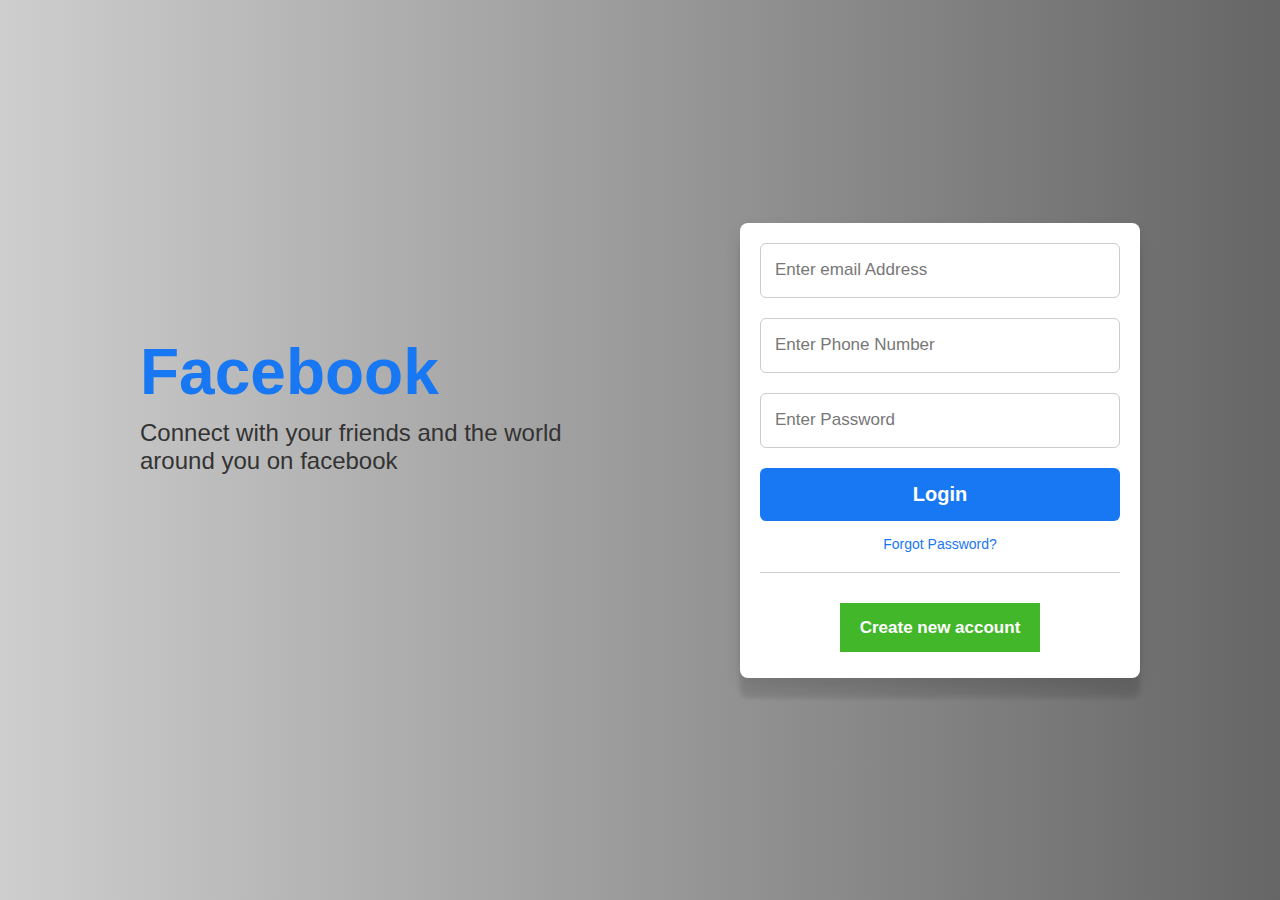
<file: index.html>
<!DOCTYPE html>
<html lang="en">

<head>
    <meta charset="UTF-8">
    <meta name="viewport" content="width=device-width, initial-scale=1.0">
    <title>Facebook Login Page</title>
    <link rel="stylesheet" href="./assets/css/style.css">
    <link rel="shortcut icon" href="./assets/image/favebook.webp" type="image/x-icon">
</head>

<body>
    <div class="container flex">
        <div class="facebook-page flex">
            <div class="text">
                <h1>Facebook</h1>
                <p>Connect with your friends and the world</p>
                <p>around you on facebook</p>
            </div>

            <form name="contactForm" action="#">
                <input type="email" name="email" placeholder="Enter email Address">
                <div class="error" id="emailErr"></div>

                <input type="number" name="mobile" placeholder="Enter Phone Number">
                <div class="error" id="mobileErr"></div>

                <input type="password" name="password" placeholder="Enter Password">
                <div class="error" id="passwordErr"></div>

                <div class="link">
                    <button type="submit" class="login" onclick="loginBtn();">Login</button>
                    <a href="#" class="forgot">Forgot Password?</a>
                </div>
                <hr>
                <div class="button">
                    <a href="index2.html">Create new account</a>
                </div>
            </form>
        </div>
    </div>

    <script src="./assets/js/script.js"></script>
</body>

</html>
</file>
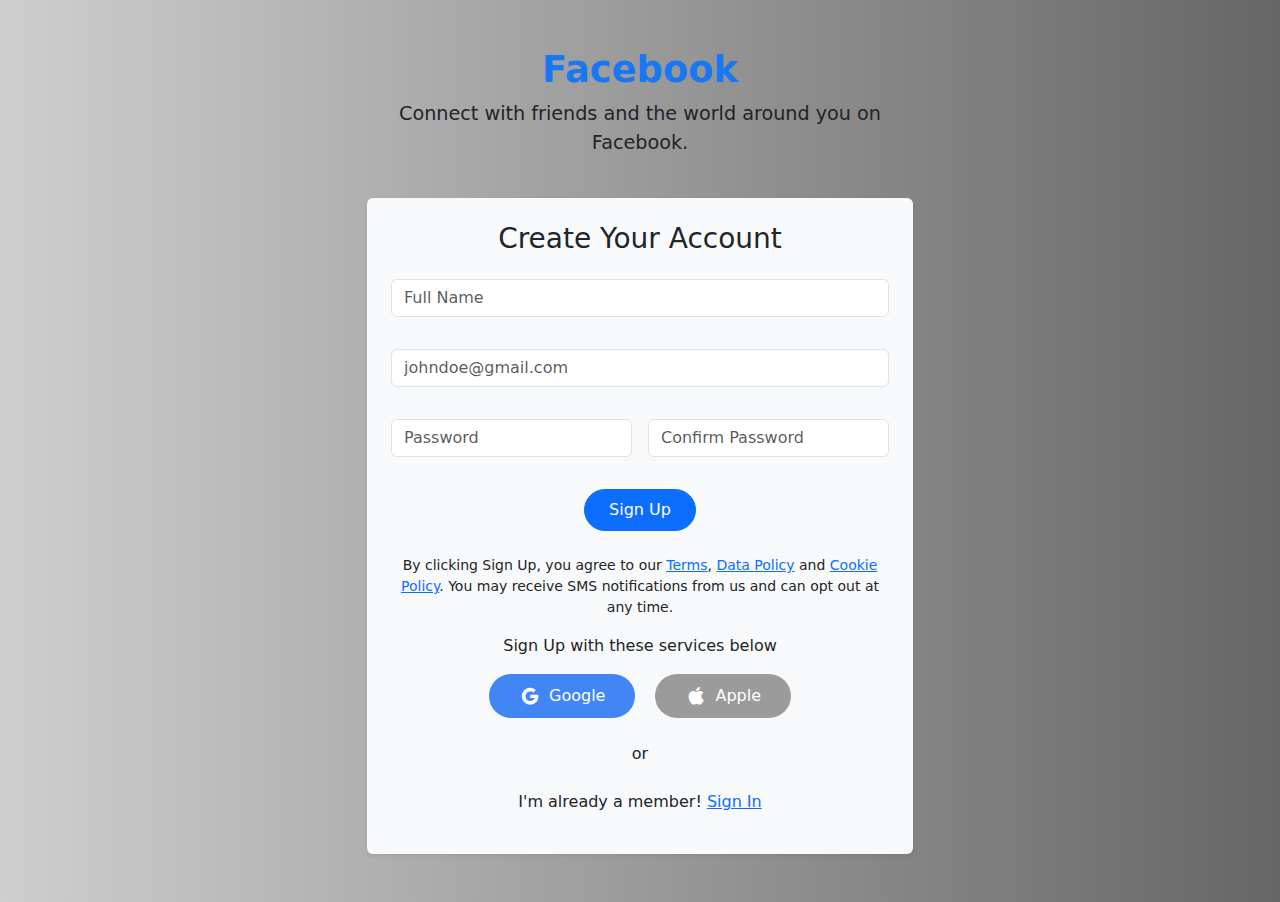
<file: index2.html>
<!DOCTYPE html>
<html lang="en">

<head>
    <meta charset="UTF-8">
    <meta name="viewport" content="width=device-width, initial-scale=1.0">
    <title>Create New Account</title>
    <!-- Bootstrap Link -->
    <link href="https://cdn.jsdelivr.net/npm/bootstrap@5.3.3/dist/css/bootstrap.min.css" rel="stylesheet"
        integrity="sha384-QWTKZyjpPEjISv5WaRU9OFeRpok6YctnYmDr5pNlyT2bRjXh0JMhjY6hW+ALEwIH" crossorigin="anonymous">
    <link rel="shortcut icon" href="./assets/image/favebook.webp" type="image/x-icon">
    <!-- Boxicons CSS -->
    <link href='https://unpkg.com/boxicons@2.1.4/css/boxicons.min.css' rel='stylesheet'>
    <!-- Main Styling File -->
    <link rel="stylesheet" href="./assets/css/style2.css">
</head>

<body>
    <section class="ftco-section py-5">
        <div class="container">
            <div class="row justify-content-center mb-4">
                <div class="col-md-6 text-center">
                    <h1 class="heading-section">Facebook</h1>
                    <p style="font-size: 1.2rem;">Connect with friends and the world around you on Facebook.</p>
                </div>
            </div>
            <div class="row justify-content-center">
                <div class="col-md-9 col-lg-6">
                    <div class="bg-light p-4 rounded shadow-sm">
                        <h3 class="mb-4 text-center">Create Your Account</h3>
                        <form name="contactForm" action="#" class="signup-form">
                            <div class="row g-3">
                                <div class="col-md-12">
                                    <div class="form-group mb-3">
                                        <input type="text" class="form-control" placeholder="Full Name">
                                        <div class="error" id="nameErr"></div>
                                    </div>
                                </div>
                                <div class="col-md-12">
                                    <div class="form-group mb-3">
                                        <input type="email" class="form-control" placeholder="johndoe@gmail.com">
                                        <div class="error" id="emailErr"></div>
                                    </div>
                                </div>
                                <div class="col-md-6">
                                    <div class="form-group mb-3">
                                        <input type="password" class="form-control" placeholder="Password">
                                        <div class="error" id="passwordErr"></div>
                                    </div>
                                </div>
                                <div class="col-md-6">
                                    <div class="form-group mb-3">
                                        <input type="password" class="form-control" placeholder="Confirm Password">
                                        <div class="error" id="passwordErr2"></div>
                                    </div>
                                </div>
                                <div class="col-md-12">
                                    <div class="form-group d-flex justify-content-center">
                                        <button type="submit" class="btn btn-primary rounded-pill px-4 py-2" onclick="SubmitForm();">Sign
                                            Up</button>
                                    </div>
                                </div>
                            </div>
                        </form>
                        <div class="w-100 text-center mt-4">
                            <p class="policy-text">
                                By clicking Sign Up, you agree to our <a href="#">Terms</a>, <a href="#">Data Policy</a>
                                and <a href="#">Cookie Policy</a>.
                                You may receive SMS notifications from us and can opt
                                out at any
                                time.
                            </p>
                            <p class="mt-3">
                                <span>Sign Up with these services below</span>
                            </p>
                            <div class="d-flex justify-content-center mt-3">
                                <a href="#" class="social-icon google d-flex align-items-center justify-content-center">
                                    <span class="d-flex align-items-center">
                                        <i class='bx bxl-google me-2'></i>Google
                                    </span>
                                </a>
                                <a href="#"
                                    class="social-icon apple d-flex align-items-center justify-content-center ms-2">
                                    <span class="d-flex align-items-center">
                                        <i class='bx bxl-apple me-2'></i>Apple
                                    </span>
                                </a>
                            </div>
                            <br>
                            <span>or</span>
                            <p class="mt-4">I'm already a member! <a href="index.html">Sign In</a></p>
                        </div>
                    </div>
                </div>
            </div>
        </div>
    </section>

    <script src="./assets/js/script2.js"></script>
    <script src="https://cdn.jsdelivr.net/npm/bootstrap@5.3.3/dist/js/bootstrap.bundle.min.js"
        integrity="sha384-YvpcrYf0tY3lHB60NNkmXc5s9fDVZLESaAA55NDzOxhy9GkcIdslK1eN7N6jIeHz"
        crossorigin="anonymous"></script>
</body>

</html>
</file>
<file: assets/css/style.css>
/* General Styles */
* {
    margin: 0;
    padding: 0;
    box-sizing: border-box;
    font-family: 'Roboto', sans-serif;
}

body {
    background: linear-gradient(to left, rgba(11, 11, 11, 0.629), rgba(16, 15, 15, 0.205));
}

.flex {
    display: flex;
    align-items: center;
}

.container {
    padding: 0 15px;
    min-height: 100vh;
    justify-content: center;
}

.facebook-page {
    justify-content: space-between;
    max-width: 1000px;
    width: 100%;
}

.facebook-page .text {
    margin-bottom: 90px;
}

.facebook-page h1 {
    color: #1877f2;
    font-size: 4rem;
    margin-bottom: 10px;
}

.facebook-page p {
    font-size: 1.5rem;
    white-space: nowrap;
    color: #333;
}

form {
    display: flex;
    flex-direction: column;
    background: #fff;
    border-radius: 8px;
    padding: 20px;
    box-shadow: 0 20px 4px rgba(0, 0, 0, 0.1), 0 8px 16px rgba(0, 0, 0, 0.1);
    max-width: 400px;
    width: 100%;
}

form input {
    height: 55px;
    width: 100%;
    border: 1px solid #ccc;
    border-radius: 6px;
    margin-bottom: 5px;
    font-size: 1rem;
    padding: 0 14px;
}

form input:focus {
    outline: none;
    border-color: #1877f2;
}

.error {
    color: red;
    font-size: 90%;
    margin-top: 5px;
    margin-bottom: 10px;
}

::placeholder {
    color: #777;
    font-size: 1.063rem;
}

.link {
    display: flex;
    flex-direction: column;
    text-align: center;
    gap: 15px;
}

.link .login {
    border: none;
    outline: none;
    cursor: pointer;
    background: #1877f2;
    padding: 15px 0;
    border-radius: 6px;
    color: #fff;
    font-size: 1.25rem;
    font-weight: 600;
    transition: 0.2s ease;
}

.link .login:hover {
    background: #0d65d9;
}

form a {
    text-decoration: none;
}

.link .forgot {
    color: #1877f2;
    font-size: 0.875rem;
}

.link .forgot:hover {
    text-decoration: underline;
}

hr {
    border: none;
    height: 1px;
    background-color: #ccc;
    margin-bottom: 20px;
    margin-top: 20px;
}

.button {
    margin-top: 25px;
    text-align: center;
    margin-bottom: 20px;
}

.button a {
    padding: 15px 20px;
    background: #42b72a;
    color: #fff;
    font-weight: 600;
    font-size: 1.063rem;
    transition: 0.2s ease;
}

.button a:hover {
    background: #3ba626;
}

/* Responsive Design */
@media (max-width: 900px) {
    .facebook-page {
        flex-direction: column;
        text-align: center;
    }

    .facebook-page .text {
        margin-bottom: 30px;
    }

    .facebook-page p {
        font-size: 1rem;
        white-space: nowrap;
    }
}
</file>
<file: assets/css/style2.css>
body {
    background: linear-gradient(to left, rgba(11, 11, 11, 0.629), rgba(16, 15, 15, 0.205));
}

.heading-section {
    font-size: 2.3rem;
    font-weight: bold;
    color: #1877f2;
}

.social-icon {
    text-decoration: none;
    color: #fff;
    border-radius: 50px;
    padding: 10px 30px;
    margin: 0 12px;
}

i {
    font-size: 1.4rem;
}

.google {
    background-color: #4285F4;
}

.apple {
    background-color: #9B9B9B;
}

.policy-text {
    font-size: 0.875rem;
}

.error {
    color: red;
    font-size: 90%;
    margin-top: 5px;
    margin-bottom: 10px;
}
</file>
